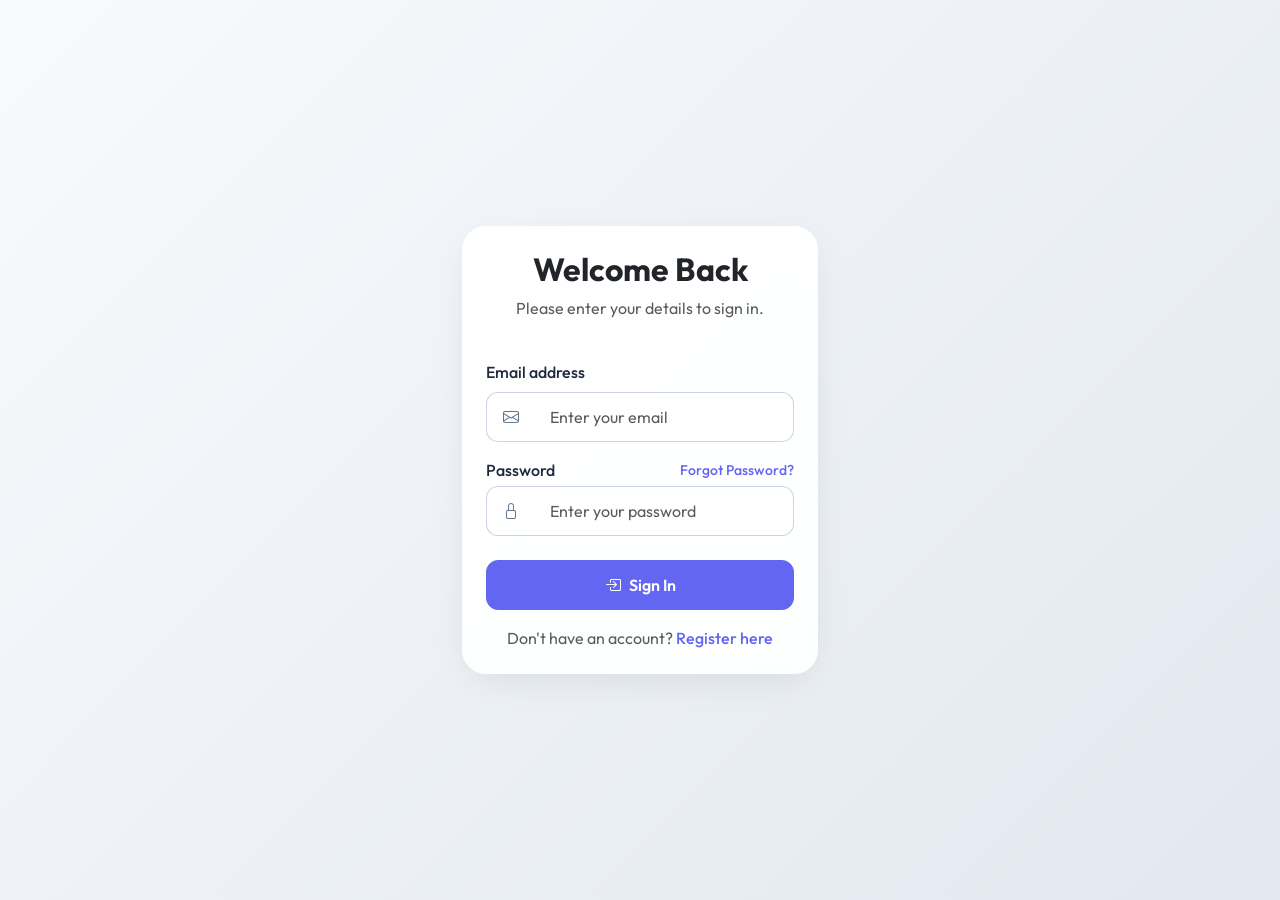
<file: index.html>
<!DOCTYPE html>
<html lang="en">
<head>
    <meta charset="UTF-8">
    <meta name="viewport" content="width=device-width, initial-scale=1.0">
    <title>Login - LearnSphere</title>
    <!-- Bootstrap CSS -->
    <link href="https://cdn.jsdelivr.net/npm/bootstrap@5.3.3/dist/css/bootstrap.min.css" rel="stylesheet">
    <!-- Bootstrap Icons -->
    <link rel="stylesheet" href="https://cdn.jsdelivr.net/npm/bootstrap-icons@1.11.3/font/bootstrap-icons.min.css">
    <!-- Custom CSS -->
    <link rel="stylesheet" href="styles.css">
</head>
<body class="d-flex align-items-center">

<div class="container py-5">
    <div class="row justify-content-center">
        <div class="col-12 col-sm-10 col-md-8 col-lg-5 col-xl-4">
            <div class="card auth-card p-4">
                <div class="text-center mb-4">
                    <h2 class="fw-bold mb-2">Welcome Back</h2>
                    <p class="text-muted">Please enter your details to sign in.</p>
                </div>
                
                <form action="dashboard.html" method="GET">
                    <div class="mb-3">
                        <label for="email" class="form-label">Email address</label>
                        <div class="input-group">
                            <span class="input-group-text"><i class="bi bi-envelope"></i></span>
                            <input type="email" class="form-control border-start-0" id="email" placeholder="Enter your email" required>
                        </div>
                    </div>
                    
                    <div class="mb-4">
                        <div class="d-flex justify-content-between align-items-center mb-1">
                            <label for="password" class="form-label mb-0">Password</label>
                            <a href="forgot-password.html" class="auth-link small">Forgot Password?</a>
                        </div>
                        <div class="input-group">
                            <span class="input-group-text"><i class="bi bi-lock"></i></span>
                            <input type="password" class="form-control border-start-0" id="password" placeholder="Enter your password" required>
                        </div>
                    </div>
                    
                    <button type="submit" class="btn btn-primary w-100 mb-3">
                        <i class="bi bi-box-arrow-in-right me-2"></i>Sign In
                    </button>
                    
                    <div class="text-center">
                        <p class="mb-0 text-muted">Don't have an account? <a href="register.html" class="auth-link">Register here</a></p>
                    </div>
                </form>
            </div>
        </div>
    </div>
</div>

<!-- Bootstrap JS Bundle -->
<script src="https://cdn.jsdelivr.net/npm/bootstrap@5.3.3/dist/js/bootstrap.bundle.min.js"></script>
</body>
</html>
</file>
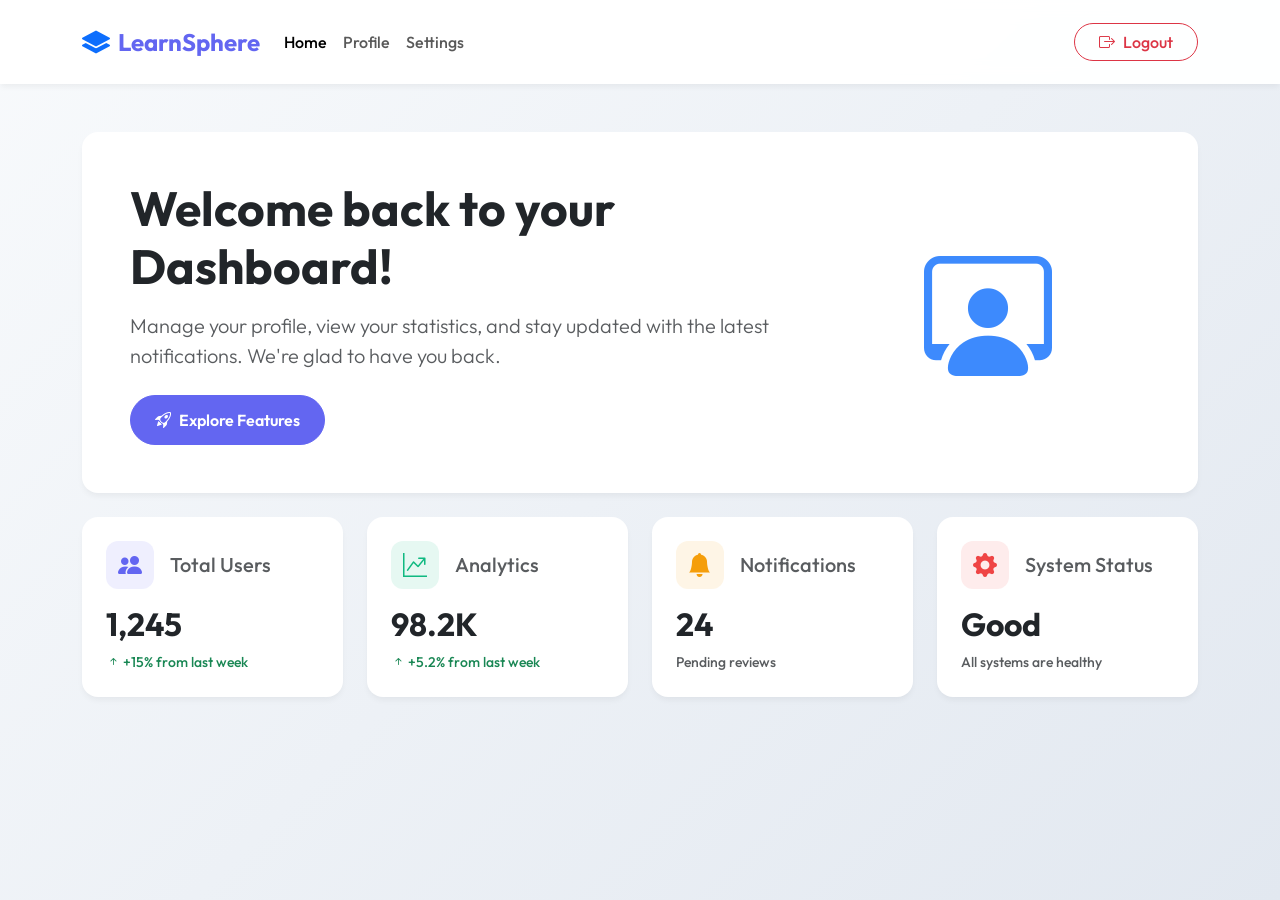
<file: dashboard.html>
<!DOCTYPE html>
<html lang="en">
<head>
    <meta charset="UTF-8">
    <meta name="viewport" content="width=device-width, initial-scale=1.0">
    <title>Dashboard - LearnSphere</title>
    <!-- Bootstrap CSS -->
    <link href="https://cdn.jsdelivr.net/npm/bootstrap@5.3.3/dist/css/bootstrap.min.css" rel="stylesheet">
    <!-- Bootstrap Icons -->
    <link rel="stylesheet" href="https://cdn.jsdelivr.net/npm/bootstrap-icons@1.11.3/font/bootstrap-icons.min.css">
    <!-- Custom CSS -->
    <link rel="stylesheet" href="styles.css">
</head>
<body class="bg-light">

<!-- Navbar -->
<nav class="navbar navbar-expand-lg custom-navbar sticky-top py-3">
    <div class="container">
        <a class="navbar-brand d-flex align-items-center" href="#">
            <i class="bi bi-layers-fill me-2 fs-3 text-primary"></i> <span style="color:var(--primary-color);">LearnSphere</span>
        </a>
        <button class="navbar-toggler border-0" type="button" data-bs-toggle="collapse" data-bs-target="#navbarNav" aria-controls="navbarNav" aria-expanded="false" aria-label="Toggle navigation">
            <span class="navbar-toggler-icon"></span>
        </button>
        <div class="collapse navbar-collapse" id="navbarNav">
            <ul class="navbar-nav me-auto mb-2 mb-lg-0">
                <li class="nav-item">
                    <a class="nav-link active fw-medium" aria-current="page" href="#">Home</a>
                </li>
                <li class="nav-item">
                    <a class="nav-link fw-medium" href="#">Profile</a>
                </li>
                <li class="nav-item">
                    <a class="nav-link fw-medium" href="#">Settings</a>
                </li>
            </ul>
            <div class="d-flex">
                <a href="index.html" class="btn btn-outline-danger px-4 rounded-pill fw-medium d-flex align-items-center">
                    <i class="bi bi-box-arrow-right me-2"></i> Logout
                </a>
            </div>
        </div>
    </div>
</nav>

<!-- Main Content -->
<div class="container mt-5">
    <div class="row mb-4">
        <div class="col-12">
            <div class="card dashboard-widget bg-white p-4 p-md-5 border-0 rounded-4">
                <div class="row align-items-center">
                    <div class="col-md-8">
                        <h1 class="display-5 fw-bold text-dark mb-3">Welcome back to your Dashboard!</h1>
                        <p class="lead text-muted mb-4">Manage your profile, view your statistics, and stay updated with the latest notifications. We're glad to have you back.</p>
                        <button class="btn btn-primary px-4 rounded-pill">
                            <i class="bi bi-rocket-takeoff me-2"></i>Explore Features
                        </button>
                    </div>
                    <div class="col-md-4 d-none d-md-block text-center">
                        <i class="bi bi-person-workspace text-primary" style="font-size: 8rem; opacity: 0.8;"></i>
                    </div>
                </div>
            </div>
        </div>
    </div>

    <!-- Stats Widgets -->
    <div class="row g-4 mb-5">
        <div class="col-sm-6 col-lg-3">
            <div class="card dashboard-widget h-100 p-4">
                <div class="d-flex align-items-center mb-3">
                    <div class="icon-box bg-primary-light me-3">
                        <i class="bi bi-people-fill"></i>
                    </div>
                    <h5 class="card-title text-muted mb-0">Total Users</h5>
                </div>
                <h2 class="fw-bold mb-0">1,245</h2>
                <div class="mt-2 text-success small fw-medium">
                    <i class="bi bi-arrow-up-short"></i> +15% from last week
                </div>
            </div>
        </div>
        <div class="col-sm-6 col-lg-3">
            <div class="card dashboard-widget h-100 p-4">
                <div class="d-flex align-items-center mb-3">
                    <div class="icon-box bg-primary-light me-3" style="background-color: rgba(16, 185, 129, 0.1); color: #10b981;">
                        <i class="bi bi-graph-up-arrow"></i>
                    </div>
                    <h5 class="card-title text-muted mb-0">Analytics</h5>
                </div>
                <h2 class="fw-bold mb-0">98.2K</h2>
                <div class="mt-2 text-success small fw-medium">
                    <i class="bi bi-arrow-up-short"></i> +5.2% from last week
                </div>
            </div>
        </div>
        <div class="col-sm-6 col-lg-3">
            <div class="card dashboard-widget h-100 p-4">
                <div class="d-flex align-items-center mb-3">
                    <div class="icon-box bg-primary-light me-3" style="background-color: rgba(245, 158, 11, 0.1); color: #f59e0b;">
                        <i class="bi bi-bell-fill"></i>
                    </div>
                    <h5 class="card-title text-muted mb-0">Notifications</h5>
                </div>
                <h2 class="fw-bold mb-0">24</h2>
                <div class="mt-2 text-muted small fw-medium">
                    Pending reviews
                </div>
            </div>
        </div>
        <div class="col-sm-6 col-lg-3">
            <div class="card dashboard-widget h-100 p-4">
                <div class="d-flex align-items-center mb-3">
                    <div class="icon-box bg-primary-light me-3" style="background-color: rgba(239, 68, 68, 0.1); color: #ef4444;">
                        <i class="bi bi-gear-fill"></i>
                    </div>
                    <h5 class="card-title text-muted mb-0">System Status</h5>
                </div>
                <h2 class="fw-bold mb-0">Good</h2>
                <div class="mt-2 text-muted small fw-medium">
                    All systems are healthy
                </div>
            </div>
        </div>
    </div>
</div>

<!-- Bootstrap JS Bundle -->
<script src="https://cdn.jsdelivr.net/npm/bootstrap@5.3.3/dist/js/bootstrap.bundle.min.js"></script>
</body>
</html>
</file>
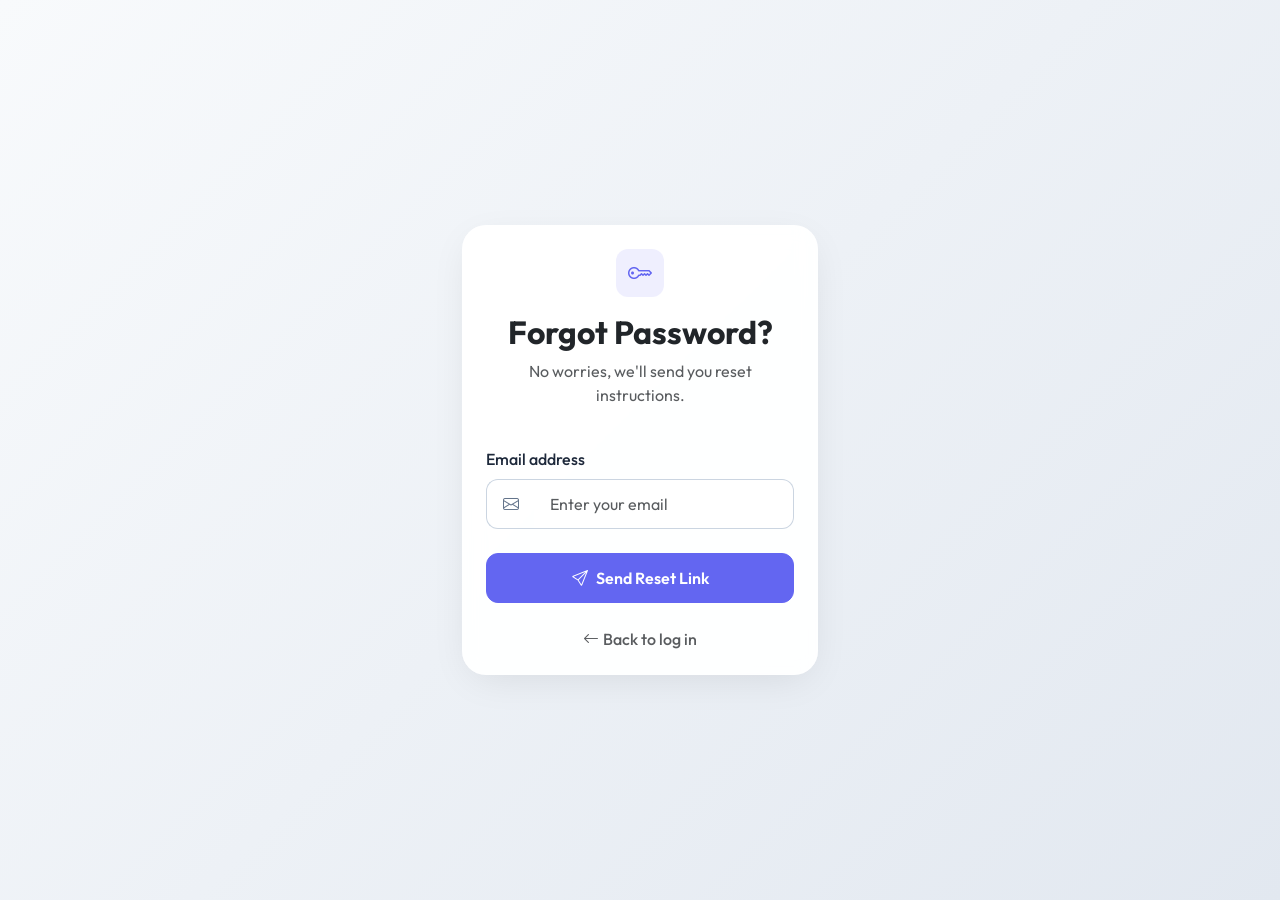
<file: forgot-password.html>
<!DOCTYPE html>
<html lang="en">
<head>
    <meta charset="UTF-8">
    <meta name="viewport" content="width=device-width, initial-scale=1.0">
    <title>Forgot Password - LearnSphere</title>
    <!-- Bootstrap CSS -->
    <link href="https://cdn.jsdelivr.net/npm/bootstrap@5.3.3/dist/css/bootstrap.min.css" rel="stylesheet">
    <!-- Bootstrap Icons -->
    <link rel="stylesheet" href="https://cdn.jsdelivr.net/npm/bootstrap-icons@1.11.3/font/bootstrap-icons.min.css">
    <!-- Custom CSS -->
    <link rel="stylesheet" href="styles.css">
</head>
<body class="d-flex align-items-center">

<div class="container py-5">
    <div class="row justify-content-center">
        <div class="col-12 col-sm-10 col-md-8 col-lg-5 col-xl-4">
            <div class="card auth-card p-4">
                <div class="text-center mb-4">
                    <div class="icon-box bg-primary-light mx-auto mb-3">
                        <i class="bi bi-key"></i>
                    </div>
                    <h2 class="fw-bold mb-2">Forgot Password?</h2>
                    <p class="text-muted">No worries, we'll send you reset instructions.</p>
                </div>
                
                <form action="reset-password.html" method="GET">
                    <div class="mb-4">
                        <label for="email" class="form-label">Email address</label>
                        <div class="input-group">
                            <span class="input-group-text"><i class="bi bi-envelope"></i></span>
                            <input type="email" class="form-control border-start-0" id="email" placeholder="Enter your email" required>
                        </div>
                    </div>
                    
                    <button type="submit" class="btn btn-primary w-100 mb-4">
                        <i class="bi bi-send me-2"></i>Send Reset Link
                    </button>
                    
                    <div class="text-center">
                        <a href="index.html" class="auth-link text-muted">
                            <i class="bi bi-arrow-left me-1"></i>Back to log in
                        </a>
                    </div>
                </form>
            </div>
        </div>
    </div>
</div>

<!-- Bootstrap JS Bundle -->
<script src="https://cdn.jsdelivr.net/npm/bootstrap@5.3.3/dist/js/bootstrap.bundle.min.js"></script>
</body>
</html>
</file>
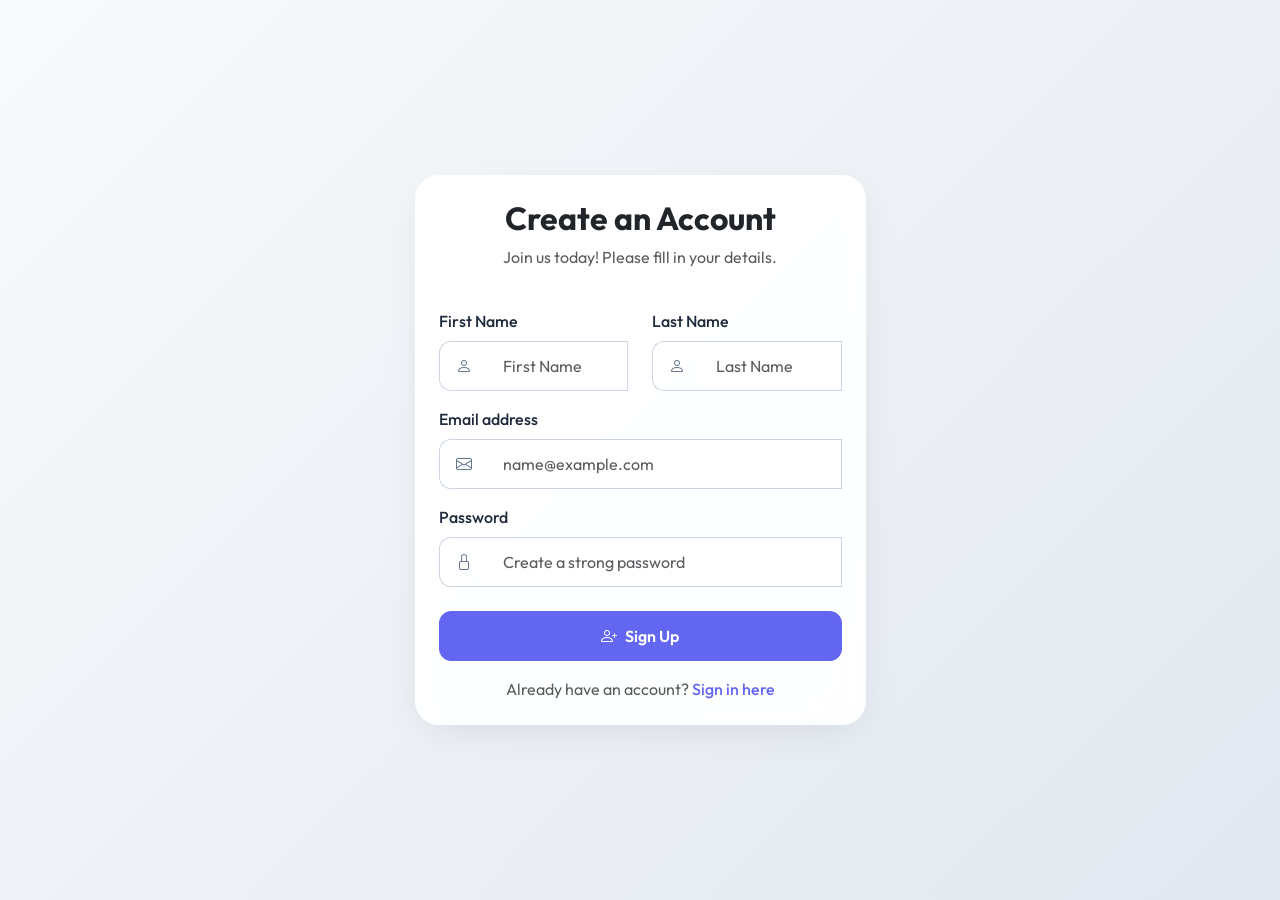
<file: register.html>
<!DOCTYPE html>
<html lang="en">
<head>
    <meta charset="UTF-8">
    <meta name="viewport" content="width=device-width, initial-scale=1.0">
    <title>Register - LearnSphere</title>
    <!-- Bootstrap CSS -->
    <link href="https://cdn.jsdelivr.net/npm/bootstrap@5.3.3/dist/css/bootstrap.min.css" rel="stylesheet">
    <!-- Bootstrap Icons -->
    <link rel="stylesheet" href="https://cdn.jsdelivr.net/npm/bootstrap-icons@1.11.3/font/bootstrap-icons.min.css">
    <!-- Custom CSS -->
    <link rel="stylesheet" href="styles.css">
</head>
<body class="d-flex align-items-center py-5">

<div class="container">
    <div class="row justify-content-center">
        <div class="col-12 col-sm-10 col-md-8 col-lg-6 col-xl-5">
            <div class="card auth-card p-4">
                <div class="text-center mb-4">
                    <h2 class="fw-bold mb-2">Create an Account</h2>
                    <p class="text-muted">Join us today! Please fill in your details.</p>
                </div>
                
                <!-- Registration Form with Bootstrap Validation styles -->
                <form action="index.html" method="GET" class="needs-validation" novalidate onsubmit="return validateForm(event)">
                    <div class="row">
                        <div class="col-md-6 mb-3">
                            <label for="firstName" class="form-label">First Name</label>
                            <div class="input-group">
                                <span class="input-group-text"><i class="bi bi-person"></i></span>
                                <input type="text" class="form-control border-start-0" id="firstName" placeholder="First Name" required>
                                <div class="invalid-feedback">Please provide a first name.</div>
                            </div>
                        </div>
                        <div class="col-md-6 mb-3">
                            <label for="lastName" class="form-label">Last Name</label>
                            <div class="input-group">
                                <span class="input-group-text"><i class="bi bi-person"></i></span>
                                <input type="text" class="form-control border-start-0" id="lastName" placeholder="Last Name" required>
                                <div class="invalid-feedback">Please provide a last name.</div>
                            </div>
                        </div>
                    </div>
                    
                    <div class="mb-3">
                        <label for="email" class="form-label">Email address</label>
                        <div class="input-group">
                            <span class="input-group-text"><i class="bi bi-envelope"></i></span>
                            <input type="email" class="form-control border-start-0" id="email" placeholder="name@example.com" required>
                            <div class="invalid-feedback">Please provide a valid email address.</div>
                        </div>
                    </div>
                    
                    <div class="mb-4">
                        <label for="password" class="form-label">Password</label>
                        <div class="input-group">
                            <span class="input-group-text"><i class="bi bi-lock"></i></span>
                            <input type="password" class="form-control border-start-0" id="password" placeholder="Create a strong password" required minlength="8">
                            <div class="invalid-feedback">Password must be at least 8 characters.</div>
                        </div>
                    </div>
                    
                    <button type="submit" class="btn btn-primary w-100 mb-3">
                        <i class="bi bi-person-plus me-2"></i>Sign Up
                    </button>
                    
                    <div class="text-center">
                        <p class="mb-0 text-muted">Already have an account? <a href="index.html" class="auth-link">Sign in here</a></p>
                    </div>
                </form>
            </div>
        </div>
    </div>
</div>

<script>
    // JavaScript for disabling form submissions if there are invalid fields
    function validateForm(event) {
        const form = event.target;
        if (!form.checkValidity()) {
            event.preventDefault();
            event.stopPropagation();
        }
        form.classList.add('was-validated');
        return form.checkValidity();
    }
</script>

<!-- Bootstrap JS Bundle -->
<script src="https://cdn.jsdelivr.net/npm/bootstrap@5.3.3/dist/js/bootstrap.bundle.min.js"></script>
</body>
</html>
</file>
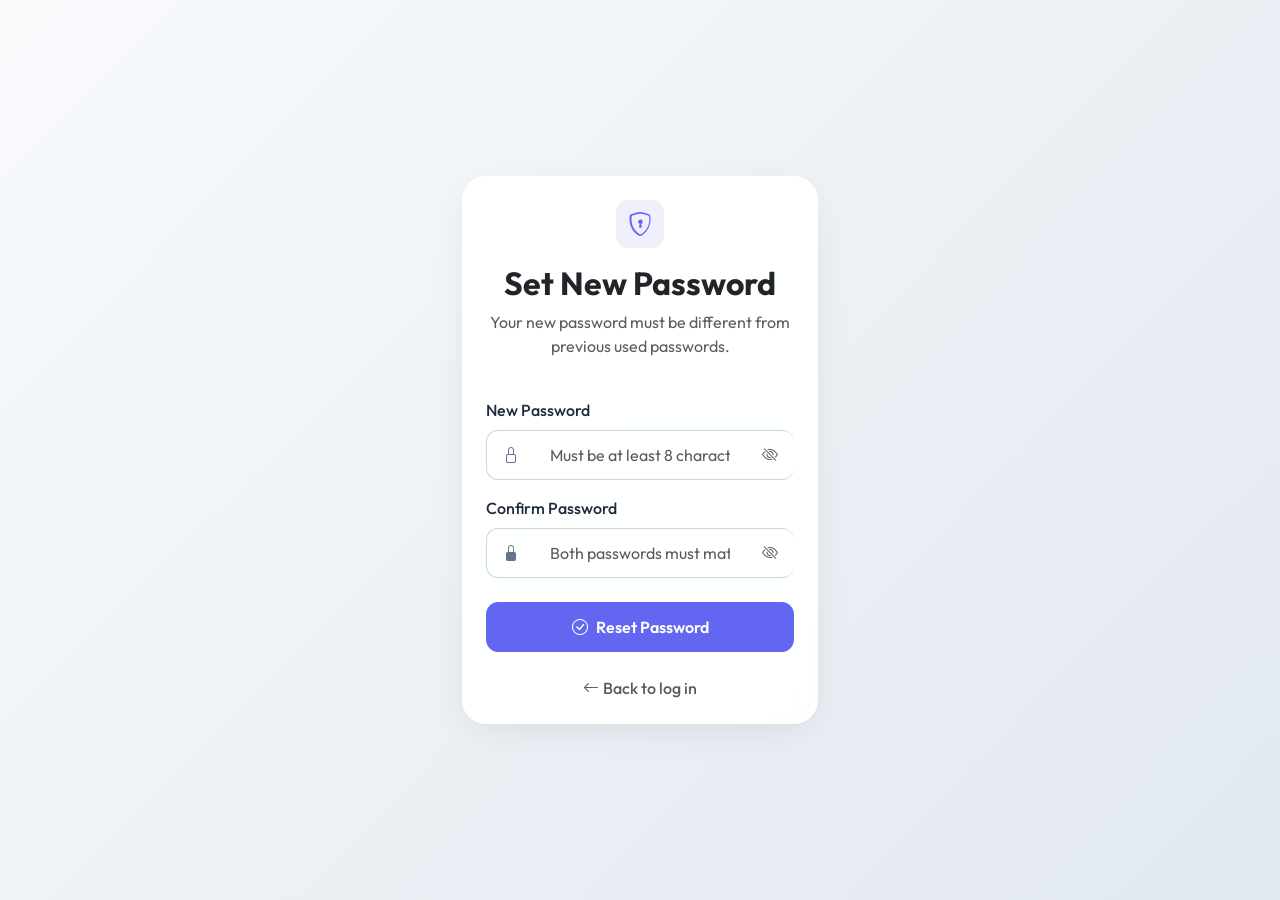
<file: reset-password.html>
<!DOCTYPE html>
<html lang="en">
<head>
    <meta charset="UTF-8">
    <meta name="viewport" content="width=device-width, initial-scale=1.0">
    <title>Reset Password - LearnSphere</title>
    <!-- Bootstrap CSS -->
    <link href="https://cdn.jsdelivr.net/npm/bootstrap@5.3.3/dist/css/bootstrap.min.css" rel="stylesheet">
    <!-- Bootstrap Icons -->
    <link rel="stylesheet" href="https://cdn.jsdelivr.net/npm/bootstrap-icons@1.11.3/font/bootstrap-icons.min.css">
    <!-- Custom CSS -->
    <link rel="stylesheet" href="styles.css">
</head>
<body class="d-flex align-items-center py-5">
<div class="container">
    <div class="row justify-content-center">
        <div class="col-12 col-sm-10 col-md-8 col-lg-5 col-xl-4">
            <div class="card auth-card p-4">
                <div class="text-center mb-4">
                    <div class="icon-box bg-primary-light mx-auto mb-3">
                        <i class="bi bi-shield-lock"></i>
                    </div>
                    <h2 class="fw-bold mb-2">Set New Password</h2>
                    <p class="text-muted">Your new password must be different from previous used passwords.</p>
                </div>
                
                <form action="index.html" method="GET">
                    <div class="mb-3">
                        <label for="newPassword" class="form-label">New Password</label>
                        <div class="input-group">
                            <span class="input-group-text"><i class="bi bi-lock"></i></span>
                            <input type="password" class="form-control border-start-0 border-end-0" id="newPassword" placeholder="Must be at least 8 characters" required>
                            <span class="input-group-text bg-white" onclick="togglePassword('newPassword', 'toggleNewIcon')" style="cursor: pointer;">
                                <i class="bi bi-eye-slash text-muted" id="toggleNewIcon"></i>
                            </span>
                        </div>
                    </div>
                    
                    <div class="mb-4">
                        <label for="confirmPassword" class="form-label">Confirm Password</label>
                        <div class="input-group">
                            <span class="input-group-text"><i class="bi bi-lock-fill"></i></span>
                            <input type="password" class="form-control border-start-0 border-end-0" id="confirmPassword" placeholder="Both passwords must match" required>
                            <span class="input-group-text bg-white" onclick="togglePassword('confirmPassword', 'toggleConfirmIcon')" style="cursor: pointer;">
                                <i class="bi bi-eye-slash text-muted" id="toggleConfirmIcon"></i>
                            </span>
                        </div>
                    </div>
                    
                    <button type="submit" class="btn btn-primary w-100 mb-4">
                        <i class="bi bi-check-circle me-2"></i>Reset Password
                    </button>
                    
                    <div class="text-center">
                        <a href="index.html" class="auth-link text-muted">
                            <i class="bi bi-arrow-left me-1"></i>Back to log in
                        </a>
                    </div>
                </form>
            </div>
        </div>
    </div>
</div>

<script>
    function togglePassword(inputId, iconId) {
        const passwordInput = document.getElementById(inputId);
        const toggleIcon = document.getElementById(iconId);
        
        if (passwordInput.type === 'password') {
            passwordInput.type = 'text';
            toggleIcon.classList.remove('bi-eye-slash');
            toggleIcon.classList.add('bi-eye');
        } else {
            passwordInput.type = 'password';
            toggleIcon.classList.remove('bi-eye');
            toggleIcon.classList.add('bi-eye-slash');
        }
    }
</script>

<!-- Bootstrap JS Bundle -->
<script src="https://cdn.jsdelivr.net/npm/bootstrap@5.3.3/dist/js/bootstrap.bundle.min.js"></script>
</body>
</html>
</file>
<file: styles.css>
@import url('https://fonts.googleapis.com/css2?family=Outfit:wght@300;400;500;600;700&display=swap');

:root {
    --primary-color: #6366f1;
    --primary-hover: #4f46e5;
    --bg-gradient-1: #f8fafc;
    --bg-gradient-2: #e2e8f0;
    --card-bg: rgba(255, 255, 255, 0.95);
    --text-main: #1e293b;
    --text-muted: #64748b;
}

body {
    font-family: 'Outfit', sans-serif;
    background: linear-gradient(135deg, var(--bg-gradient-1) 0%, var(--bg-gradient-2) 100%);
    background-attachment: fixed;
    color: var(--text-main);
    min-height: 100vh;
}

/* Card Styling */
.auth-card {
    border: none;
    border-radius: 1.5rem;
    box-shadow: 0 10px 40px -10px rgba(0,0,0,0.1);
    background: var(--card-bg);
    backdrop-filter: blur(10px);
    transition: transform 0.3s ease, box-shadow 0.3s ease;
}

.auth-card:hover {
    transform: translateY(-5px);
    box-shadow: 0 20px 40px -10px rgba(0,0,0,0.15);
}

/* Form Controls */
.form-label {
    font-weight: 500;
    color: var(--text-main);
    margin-bottom: 0.5rem;
}

.form-control, .input-group-text {
    border-radius: 0.75rem;
    padding: 0.75rem 1rem;
    border: 1px solid #cbd5e1;
    background-color: #fff;
    transition: all 0.3s ease;
}

.input-group-text {
    background-color: transparent;
    border-right: none;
    color: var(--text-muted);
}

.form-control.border-start-0 {
    border-left: none;
}

.form-control:focus {
    border-color: var(--primary-color);
    box-shadow: 0 0 0 4px rgba(99, 102, 241, 0.1);
}

.input-group-text.focused {
    border-color: var(--primary-color);
}

/* Buttons */
.btn-primary {
    background-color: var(--primary-color);
    border-color: var(--primary-color);
    border-radius: 0.75rem;
    padding: 0.75rem 1.5rem;
    font-weight: 600;
    transition: all 0.3s ease;
}

.btn-primary:hover {
    background-color: var(--primary-hover);
    border-color: var(--primary-hover);
    transform: translateY(-2px);
    box-shadow: 0 4px 12px rgba(99, 102, 241, 0.3);
}

/* Links */
.auth-link {
    color: var(--primary-color);
    text-decoration: none;
    font-weight: 500;
    transition: all 0.2s ease;
}

.auth-link:hover {
    color: var(--primary-hover);
    text-decoration: underline;
}

/* Dashboard */
.custom-navbar {
    background: var(--card-bg);
    box-shadow: 0 4px 6px -1px rgba(0,0,0,0.05);
    backdrop-filter: blur(10px);
}

.navbar-brand {
    font-weight: 700;
    color: var(--primary-color) !important;
    font-size: 1.5rem;
}

.dashboard-widget {
    border: none;
    border-radius: 1rem;
    box-shadow: 0 4px 6px -1px rgba(0,0,0,0.05);
    transition: transform 0.3s ease, box-shadow 0.3s ease;
    background-color: #fff;
}

.dashboard-widget:hover {
    transform: translateY(-3px);
    box-shadow: 0 10px 15px -3px rgba(0,0,0,0.1);
}

.icon-box {
    width: 48px;
    height: 48px;
    border-radius: 12px;
    display: flex;
    align-items: center;
    justify-content: center;
    font-size: 1.5rem;
}

.bg-primary-light {
    background-color: rgba(99, 102, 241, 0.1);
    color: var(--primary-color);
}
</file>
